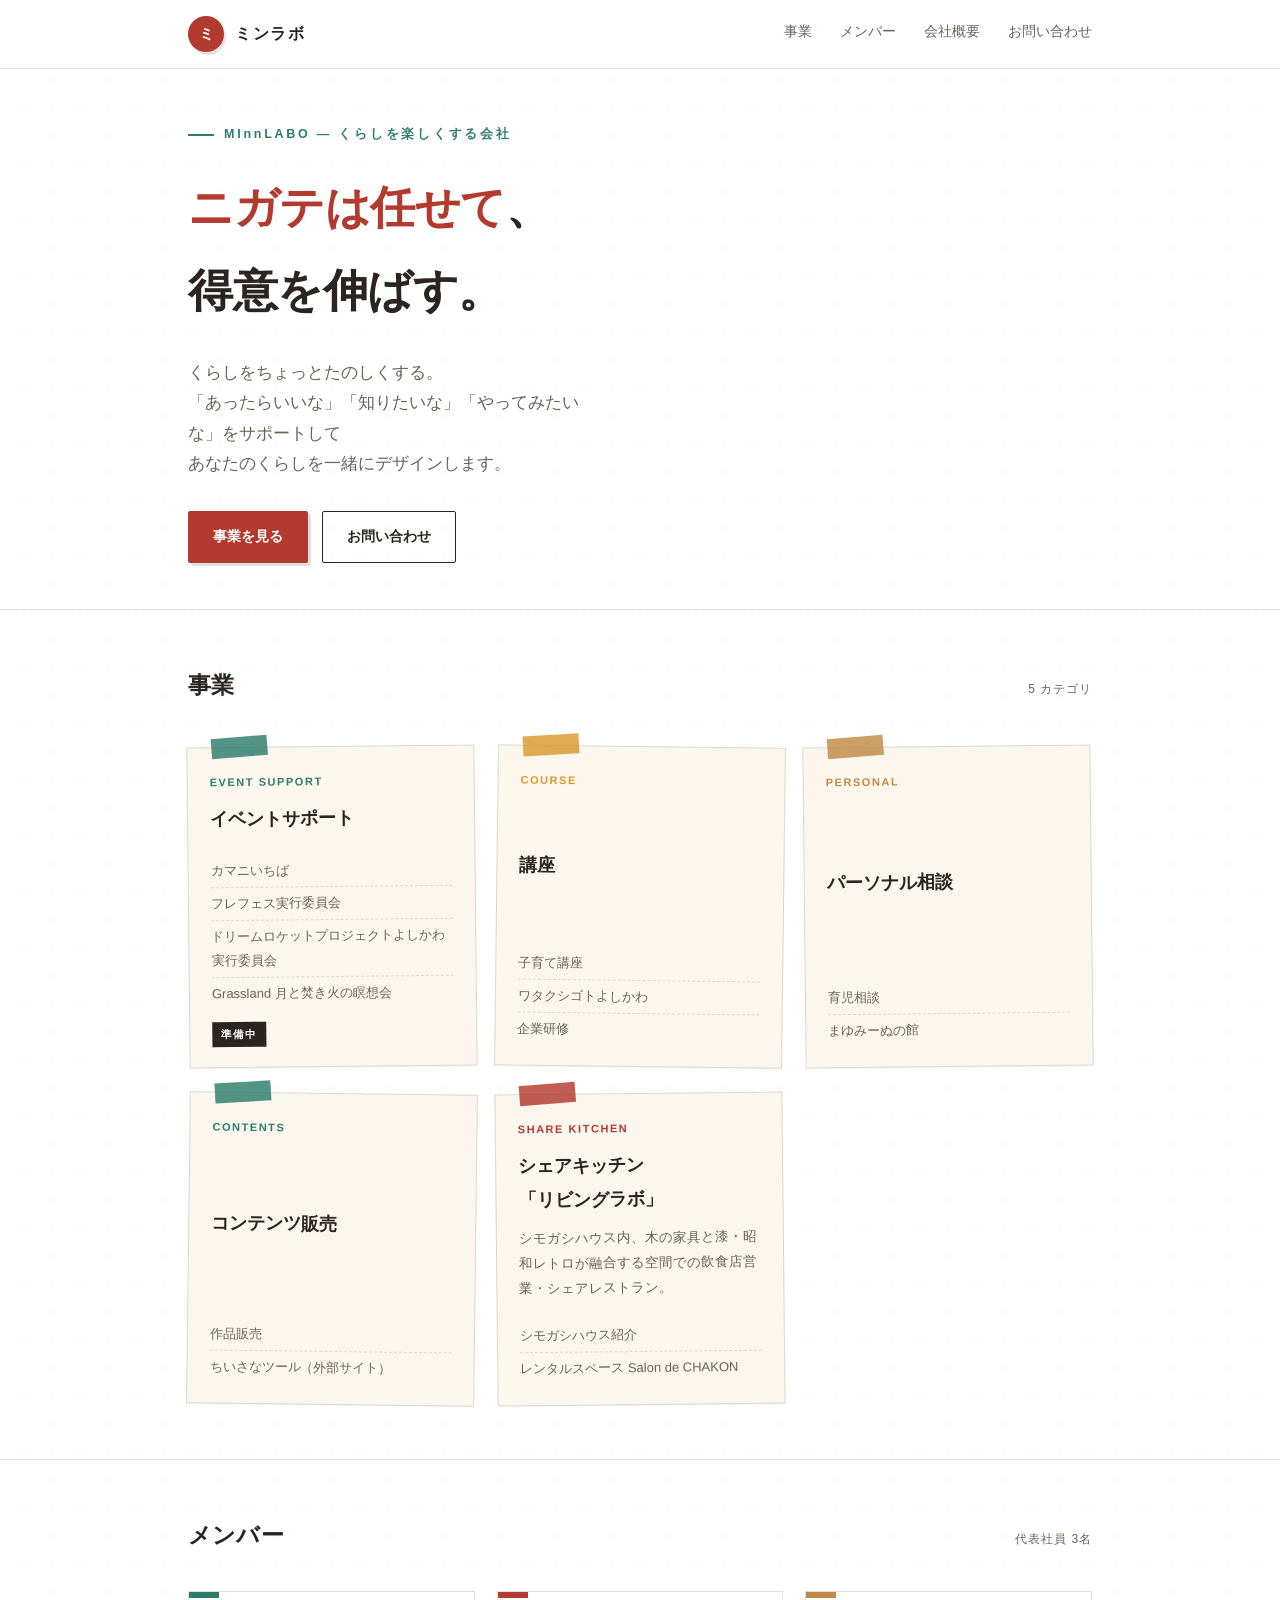
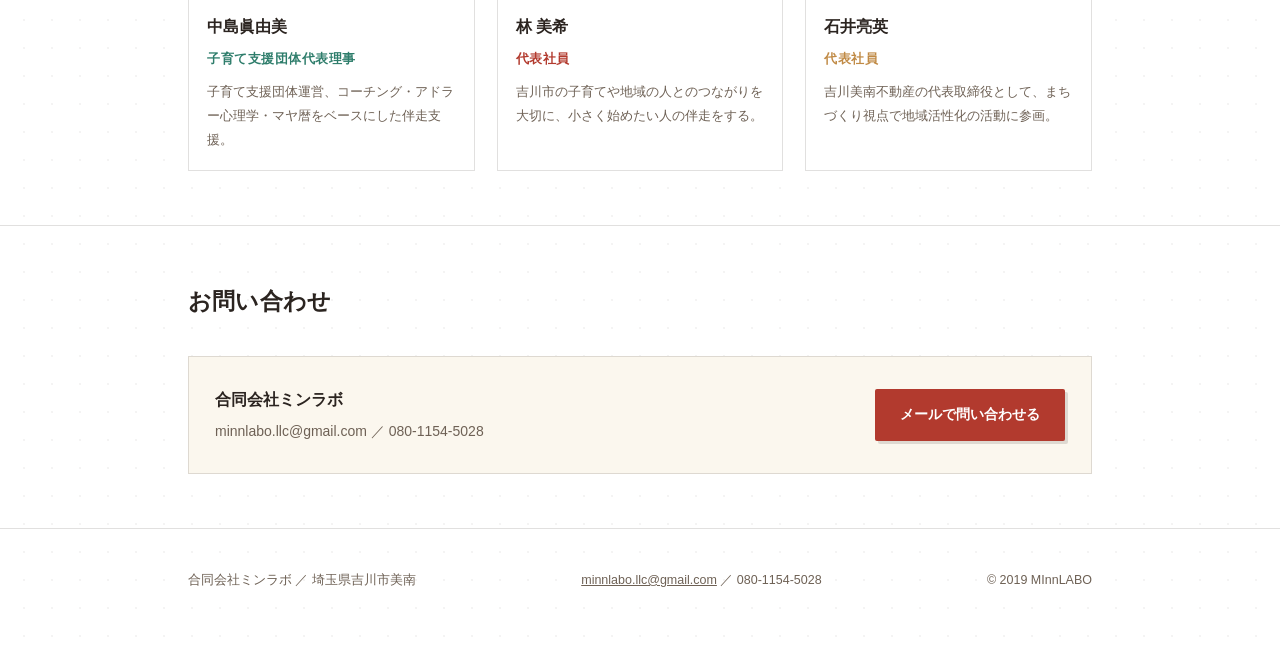
<file: index.html>
<!DOCTYPE html>
<html lang="ja">
<head>
<meta charset="UTF-8">
<meta name="viewport" content="width=device-width, initial-scale=1.0">
<title>ミンラボ | くらしをちょっとたのしくする会社</title>
<meta name="description" content="合同会社ミンラボは、埼玉県吉川市を拠点に講座・パーソナル相談・イベントサポート・シェアキッチンなどで、くらしをちょっとたのしくするお手伝いをしています。">
<link rel="stylesheet" href="css/style.css">
</head>
<body>

<div data-include="partials/header.html"></div>

<section class="hero">
  <div class="wrap">
    <span class="eyebrow">MInnLABO — くらしを楽しくする会社</span>
    <h1><em>ニガテは任せて</em>、<br>得意を伸ばす。</h1>
    <p class="lede">
      くらしをちょっとたのしくする。<br>
      「あったらいいな」「知りたいな」「やってみたいな」をサポートして<br>
      あなたのくらしを一緒にデザインします。
    </p>
    <div class="hero-actions">
      <a class="btn btn-primary" href="#business">事業を見る</a>
      <a class="btn btn-ghost" href="#contact">お問い合わせ</a>
    </div>
  </div>
</section>

<section class="section" id="business">
  <div class="wrap">
    <div class="section-head">
      <h2>事業</h2>
      <span class="num">5 カテゴリ</span>
    </div>
    <div class="board">
      <div class="tile" data-tape="teal">
        <div class="kicker">EVENT SUPPORT</div>
        <h3><a href="business-events.html">イベントサポート</a></h3>
        <ul>
          <li>カマニいちば</li>
          <li>フレフェス実行委員会</li>
          <li>ドリームロケットプロジェクトよしかわ実行委員会</li>
          <li>Grassland 月と焚き火の瞑想会</li>
        </ul>
        <span class="tag-soon">準備中</span>
      </div>

      <div class="tile" data-tape="mustard">
        <div class="kicker">COURSE</div>
        <h3><a href="business-course.html">講座</a></h3>
        <ul>
          <li>子育て講座</li>
          <li>ワタクシゴトよしかわ</li>
          <li>企業研修</li>
        </ul>
      </div>

      <div class="tile" data-tape="oak">
        <div class="kicker">PERSONAL</div>
        <h3><a href="business-personal.html">パーソナル相談</a></h3>
        <ul>
          <li>育児相談</li>
          <li>まゆみーぬの館</li>
        </ul>
      </div>

      <div class="tile" data-tape="teal">
        <div class="kicker">CONTENTS</div>
        <h3><a href="business-contents.html">コンテンツ販売</a></h3>
        <ul>
          <li>作品販売</li>
          <li>ちいさなツール（外部サイト）</li>
        </ul>
      </div>

      <div class="tile" data-tape="urushi">
        <div class="kicker">SHARE KITCHEN</div>
        <h3><a href="business-kitchen.html">シェアキッチン「リビングラボ」</a></h3>
        <p>シモガシハウス内、木の家具と漆・昭和レトロが融合する空間での飲食店営業・シェアレストラン。</p>
        <ul>
          <li>シモガシハウス紹介</li>
          <li>レンタルスペース Salon de CHAKON</li>
        </ul>
      </div>
    </div>
  </div>
</section>

<section class="section" id="members">
  <div class="wrap">
    <div class="section-head">
      <h2>メンバー</h2>
      <span class="num">代表社員 3名</span>
    </div>
    <div class="members">
      <div class="member" data-tag="teal">
        <div class="name">中島眞由美</div>
        <div class="role">子育て支援団体代表理事</div>
        <p>子育て支援団体運営、コーチング・アドラー心理学・マヤ暦をベースにした伴走支援。</p>
      </div>
      <div class="member" data-tag="urushi">
        <div class="name">林 美希</div>
        <div class="role">代表社員</div>
        <p>吉川市の子育てや地域の人とのつながりを大切に、小さく始めたい人の伴走をする。</p>
      </div>
      <div class="member" data-tag="oak">
        <div class="name">石井亮英</div>
        <div class="role">代表社員</div>
        <p>吉川美南不動産の代表取締役として、まちづくり視点で地域活性化の活動に参画。</p>
      </div>
    </div>
  </div>
</section>

<section class="section" id="contact">
  <div class="wrap">
    <div class="section-head">
      <h2>お問い合わせ</h2>
    </div>
    <div class="contact-box">
      <div class="detail">
        <strong>合同会社ミンラボ</strong>
        minnlabo.llc@gmail.com ／ 080-1154-5028
      </div>
      <a class="btn btn-primary" href="mailto:minnlabo.llc@gmail.com">メールで問い合わせる</a>
    </div>
  </div>
</section>

<div data-include="partials/footer.html"></div>

<script src="js/include.js"></script>
</body>
</html>
</file>
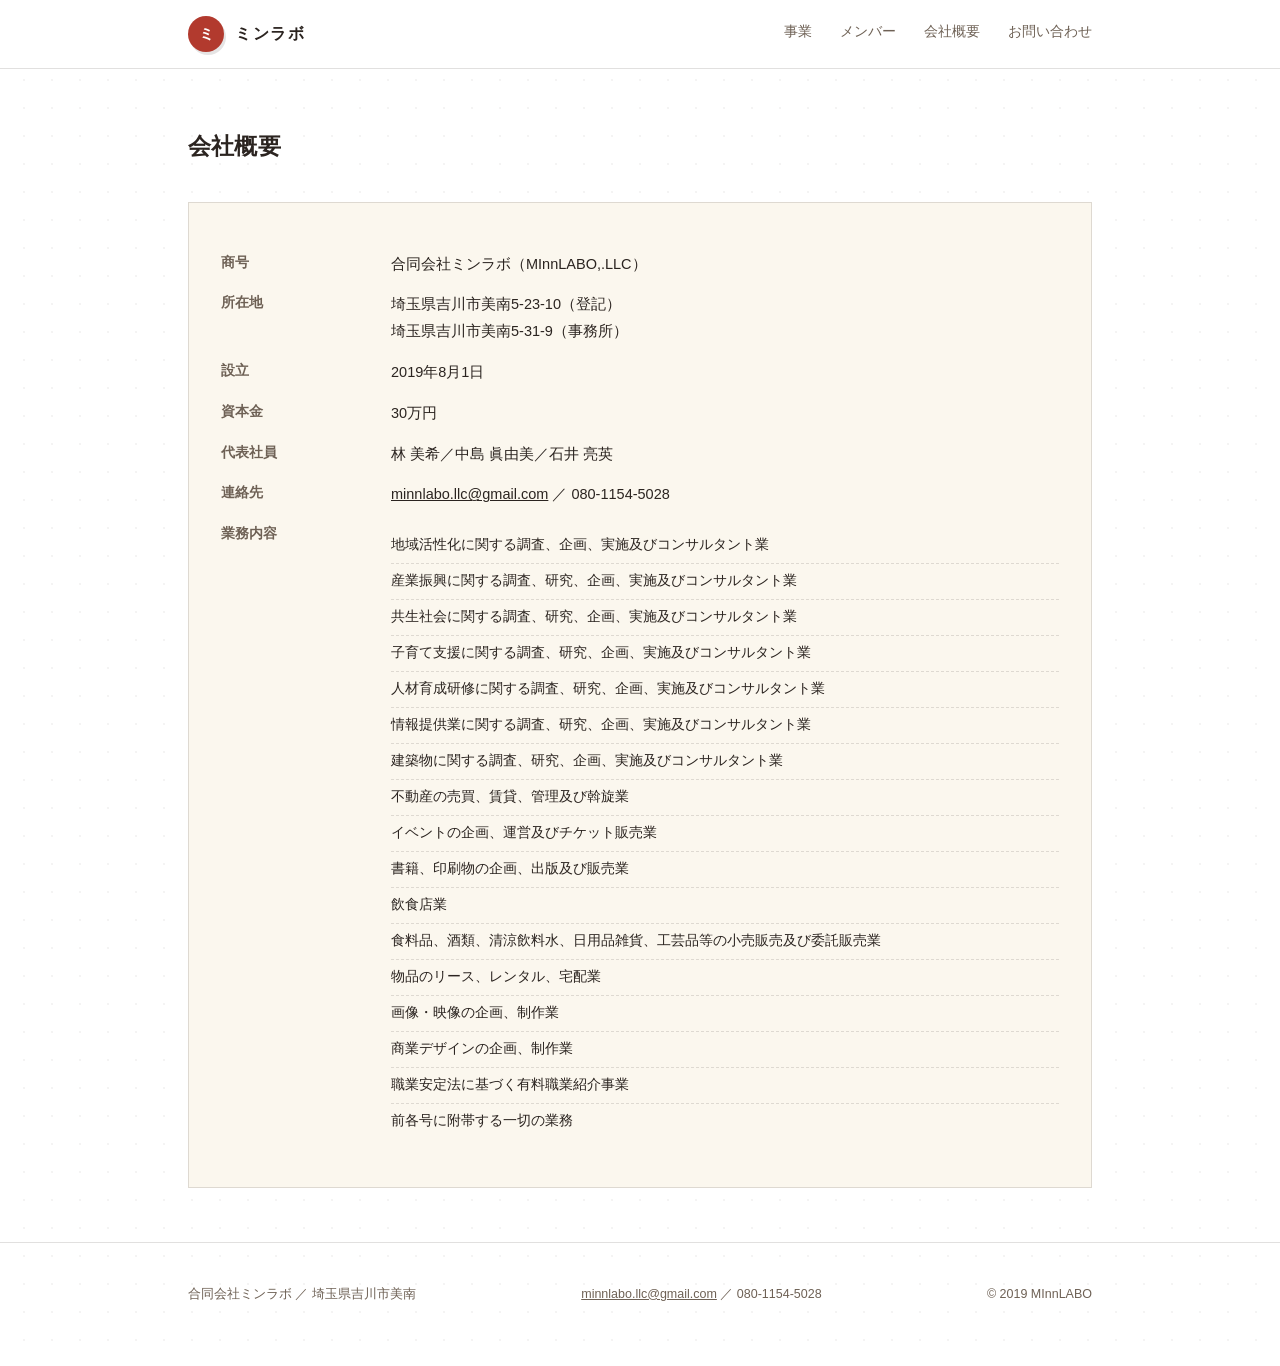
<file: about.html>
<!DOCTYPE html>
<html lang="ja">
<head>
<meta charset="UTF-8">
<meta name="viewport" content="width=device-width, initial-scale=1.0">
<title>会社概要 | ミンラボ</title>
<link rel="stylesheet" href="css/style.css">
</head>
<body>

<div data-include="partials/header.html"></div>

<section class="section" style="padding-top:56px;">
  <div class="wrap">
    <div class="section-head">
      <h2>会社概要</h2>
    </div>
    <div class="company-box">
      <dl>
        <dt>商号</dt>
        <dd>合同会社ミンラボ（MInnLABO,.LLC）</dd>
        <dt>所在地</dt>
        <dd>埼玉県吉川市美南5-23-10（登記）<br>埼玉県吉川市美南5-31-9（事務所）</dd>
        <dt>設立</dt>
        <dd>2019年8月1日</dd>
        <dt>資本金</dt>
        <dd>30万円</dd>
        <dt>代表社員</dt>
        <dd>林 美希／中島 眞由美／石井 亮英</dd>
        <dt>連絡先</dt>
        <dd><a href="mailto:minnlabo.llc@gmail.com">minnlabo.llc@gmail.com</a> ／ 080-1154-5028</dd>
        <dt>業務内容</dt>
        <dd>
          <ul class="objectives">
            <li>地域活性化に関する調査、企画、実施及びコンサルタント業</li>
            <li>産業振興に関する調査、研究、企画、実施及びコンサルタント業</li>
            <li>共生社会に関する調査、研究、企画、実施及びコンサルタント業</li>
            <li>子育て支援に関する調査、研究、企画、実施及びコンサルタント業</li>
            <li>人材育成研修に関する調査、研究、企画、実施及びコンサルタント業</li>
            <li>情報提供業に関する調査、研究、企画、実施及びコンサルタント業</li>
            <li>建築物に関する調査、研究、企画、実施及びコンサルタント業</li>
            <li>不動産の売買、賃貸、管理及び斡旋業</li>
            <li>イベントの企画、運営及びチケット販売業</li>
            <li>書籍、印刷物の企画、出版及び販売業</li>
            <li>飲食店業</li>
            <li>食料品、酒類、清涼飲料水、日用品雑貨、工芸品等の小売販売及び委託販売業</li>
            <li>物品のリース、レンタル、宅配業</li>
            <li>画像・映像の企画、制作業</li>
            <li>商業デザインの企画、制作業</li>
            <li>職業安定法に基づく有料職業紹介事業</li>
            <li>前各号に附帯する一切の業務</li>
          </ul>
        </dd>
      </dl>
    </div>
  </div>
</section>

<div data-include="partials/footer.html"></div>

<script src="js/include.js"></script>
</body>
</html>
</file>
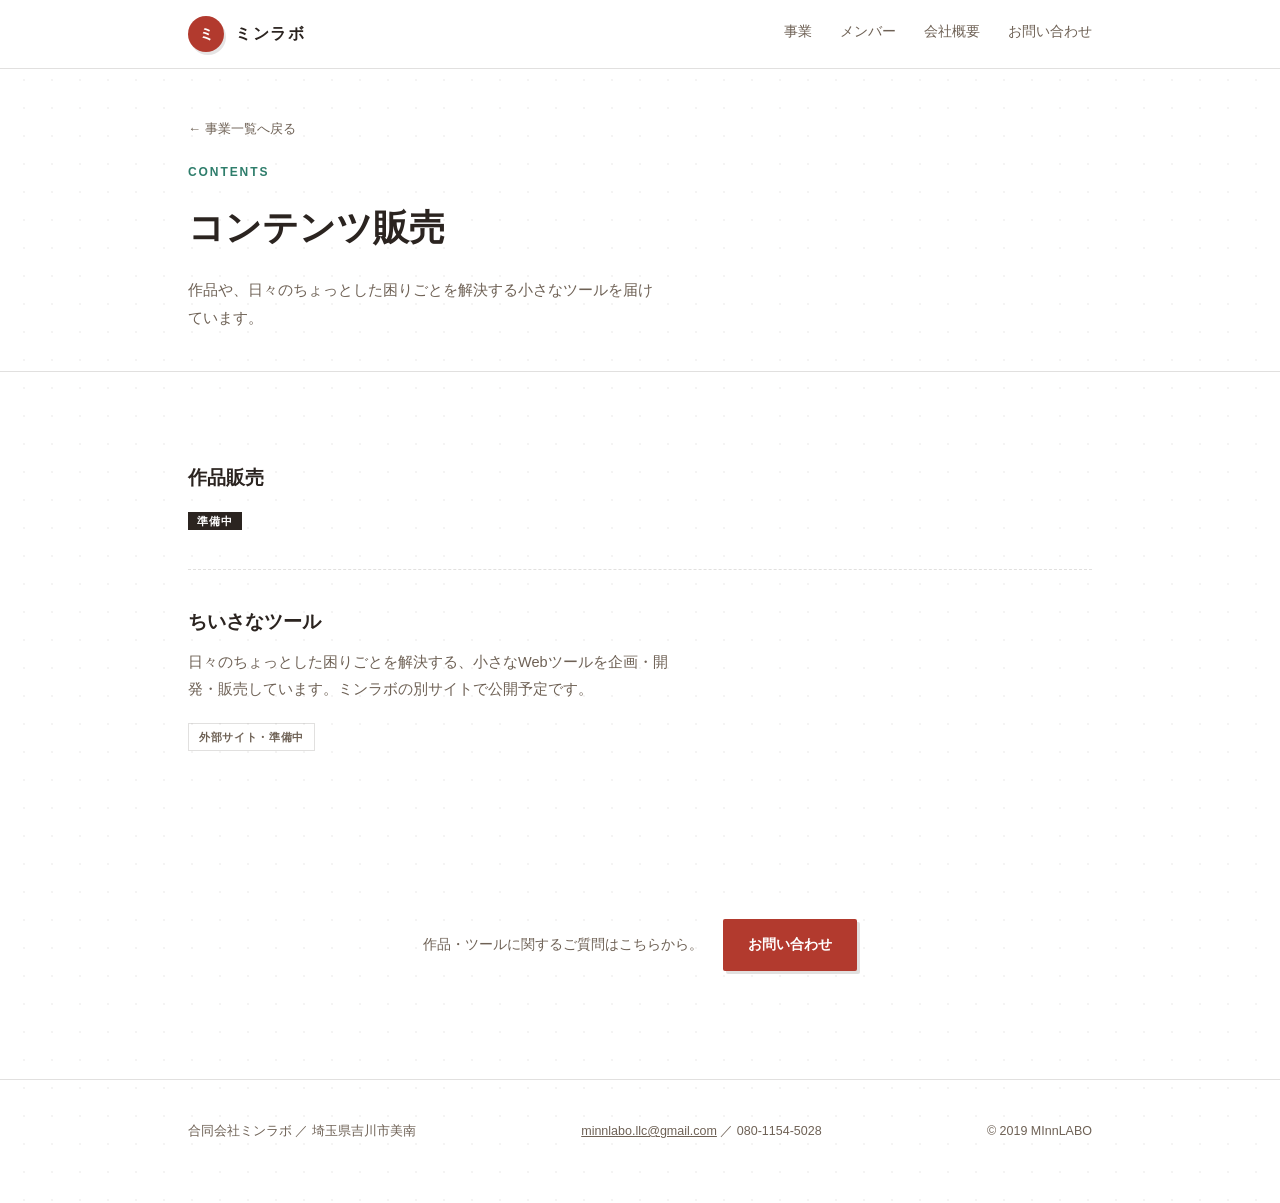
<file: business-contents.html>
<!DOCTYPE html>
<html lang="ja">
<head>
<meta charset="UTF-8">
<meta name="viewport" content="width=device-width, initial-scale=1.0">
<title>コンテンツ販売 | ミンラボ</title>
<meta name="description" content="作品販売と、くらしの困りごとを解決するちいさなツール。">
<link rel="stylesheet" href="css/style.css">
</head>
<body>

<div data-include="partials/header.html"></div>

<section class="detail-hero" data-tape="teal">
  <div class="wrap">
    <a class="back-link" href="index.html#business">← 事業一覧へ戻る</a>
    <div class="kicker">CONTENTS</div>
    <h1>コンテンツ販売</h1>
    <p>作品や、日々のちょっとした困りごとを解決する小さなツールを届けています。</p>
  </div>
</section>

<section class="section">
  <div class="wrap">

    <div class="entry">
      <h2>作品販売</h2>
      <span class="tag-soon">準備中</span>
    </div>

    <div class="entry">
      <h2>ちいさなツール</h2>
      <p class="entry-lede">
        日々のちょっとした困りごとを解決する、小さなWebツールを企画・開発・販売しています。ミンラボの別サイトで公開予定です。
      </p>
      <span class="entry-note">外部サイト・準備中</span>
    </div>

  </div>
</section>

<section class="detail-cta">
  <div class="wrap detail-cta">
    <p>作品・ツールに関するご質問はこちらから。</p>
    <a class="btn btn-primary" href="index.html#contact">お問い合わせ</a>
  </div>
</section>

<div data-include="partials/footer.html"></div>

<script src="js/include.js"></script>
</body>
</html>
</file>
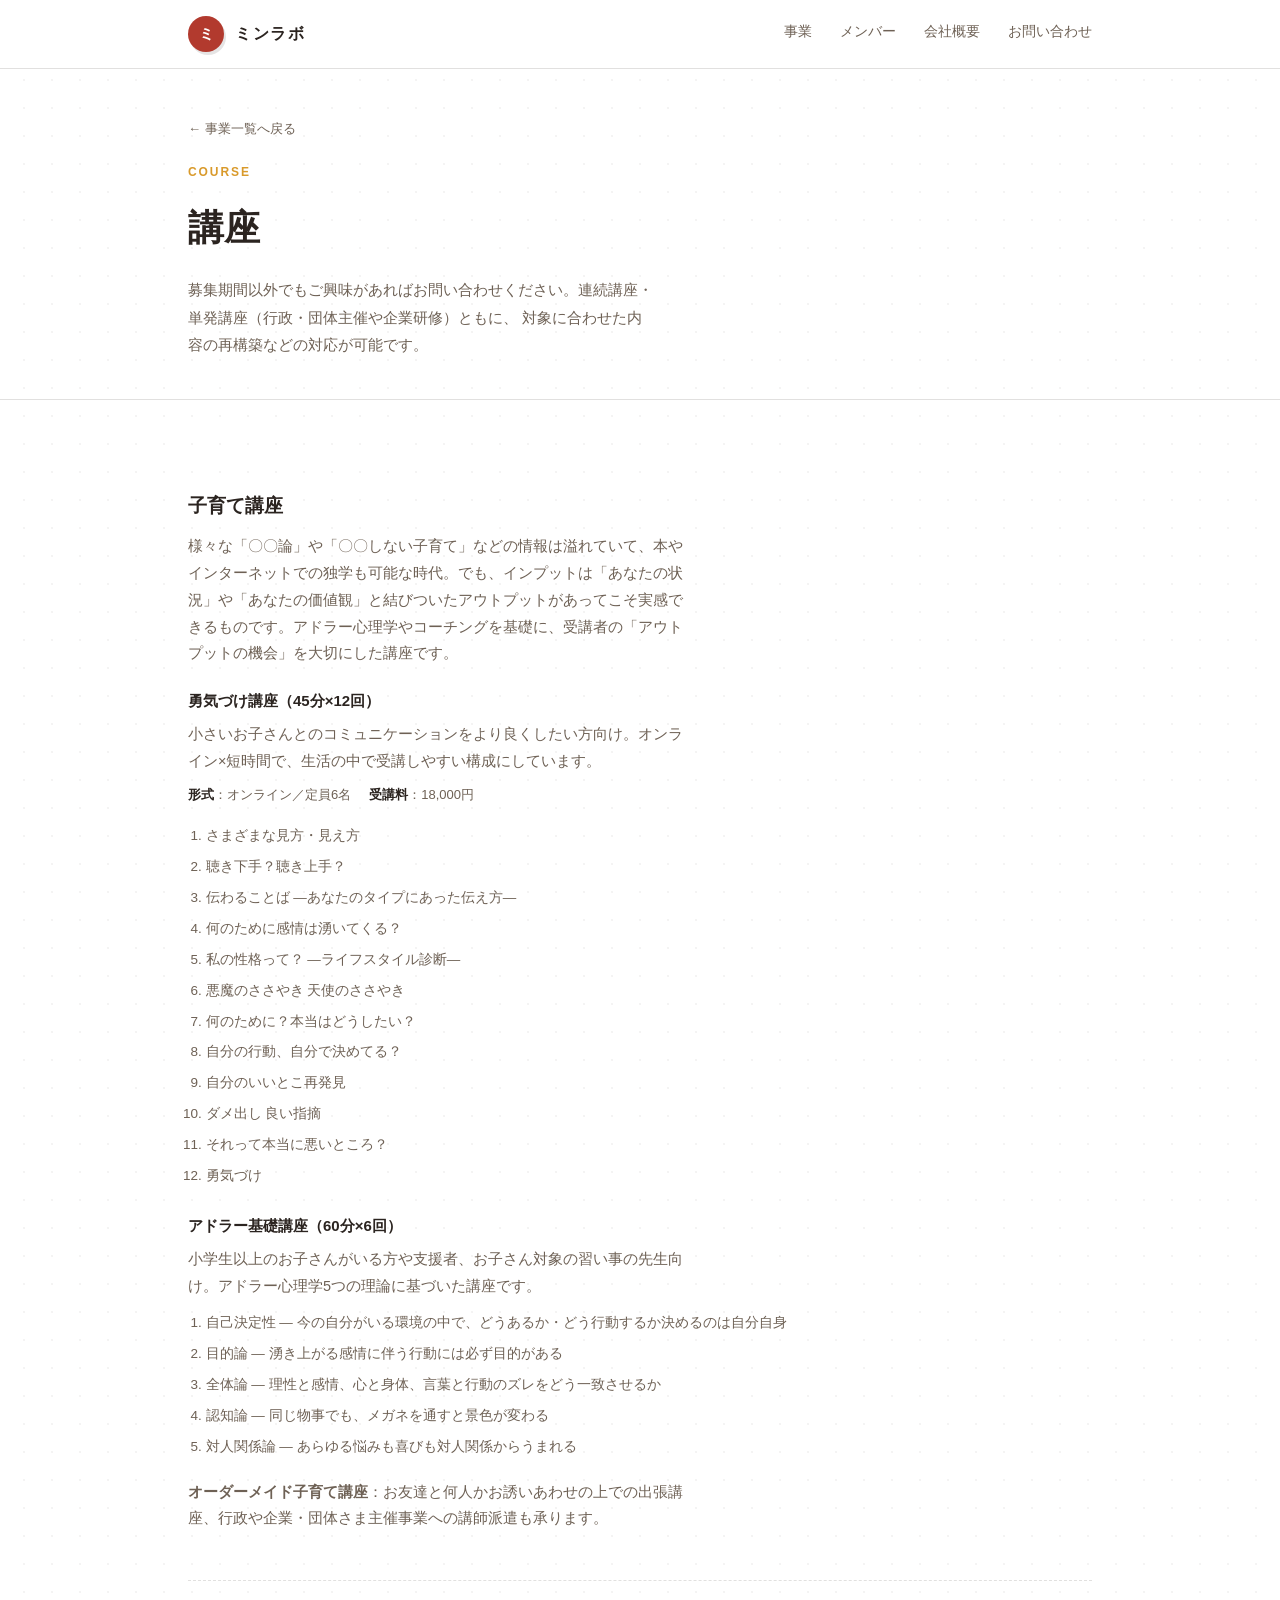
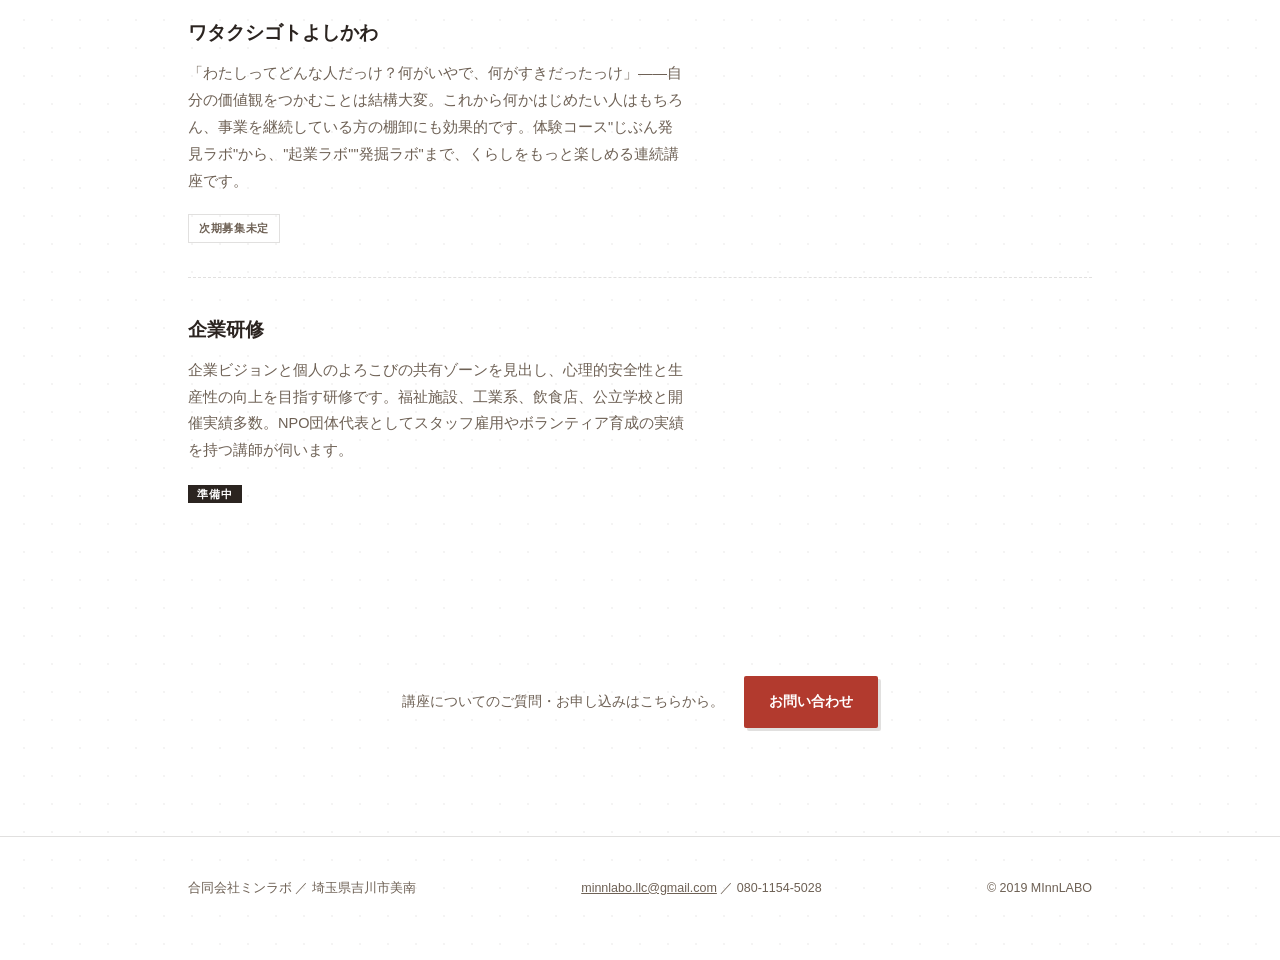
<file: business-course.html>
<!DOCTYPE html>
<html lang="ja">
<head>
<meta charset="UTF-8">
<meta name="viewport" content="width=device-width, initial-scale=1.0">
<title>講座 | ミンラボ</title>
<meta name="description" content="子育て講座、ワタクシゴトよしかわ、企業研修。アドラー心理学とコーチングを基礎に、受講者自身のアウトプットを大切にした講座を提供しています。">
<link rel="stylesheet" href="css/style.css">
</head>
<body>

<div data-include="partials/header.html"></div>

<section class="detail-hero" data-tape="mustard">
  <div class="wrap">
    <a class="back-link" href="index.html#business">← 事業一覧へ戻る</a>
    <div class="kicker">COURSE</div>
    <h1>講座</h1>
    <p>
      募集期間以外でもご興味があればお問い合わせください。連続講座・単発講座（行政・団体主催や企業研修）ともに、
      対象に合わせた内容の再構築などの対応が可能です。
    </p>
  </div>
</section>

<section class="section">
  <div class="wrap">

    <div class="entry">
      <h2>子育て講座</h2>
      <p class="entry-lede">
        様々な「〇〇論」や「〇〇しない子育て」などの情報は溢れていて、本やインターネットでの独学も可能な時代。でも、インプットは「あなたの状況」や「あなたの価値観」と結びついたアウトプットがあってこそ実感できるものです。アドラー心理学やコーチングを基礎に、受講者の「アウトプットの機会」を大切にした講座です。
      </p>

      <h3 style="font-size:15px;font-weight:700;margin:20px 0 6px;">勇気づけ講座（45分×12回）</h3>
      <p class="entry-lede" style="margin-bottom:8px;">小さいお子さんとのコミュニケーションをより良くしたい方向け。オンライン×短時間で、生活の中で受講しやすい構成にしています。</p>
      <div class="entry-meta"><span><strong>形式</strong>：オンライン／定員6名</span><span><strong>受講料</strong>：18,000円</span></div>
      <ol>
        <li>さまざまな見方・見え方</li>
        <li>聴き下手？聴き上手？</li>
        <li>伝わることば ―あなたのタイプにあった伝え方―</li>
        <li>何のために感情は湧いてくる？</li>
        <li>私の性格って？ ―ライフスタイル診断―</li>
        <li>悪魔のささやき 天使のささやき</li>
        <li>何のために？本当はどうしたい？</li>
        <li>自分の行動、自分で決めてる？</li>
        <li>自分のいいとこ再発見</li>
        <li>ダメ出し 良い指摘</li>
        <li>それって本当に悪いところ？</li>
        <li>勇気づけ</li>
      </ol>

      <h3 style="font-size:15px;font-weight:700;margin:20px 0 6px;">アドラー基礎講座（60分×6回）</h3>
      <p class="entry-lede" style="margin-bottom:8px;">小学生以上のお子さんがいる方や支援者、お子さん対象の習い事の先生向け。アドラー心理学5つの理論に基づいた講座です。</p>
      <ol>
        <li>自己決定性 — 今の自分がいる環境の中で、どうあるか・どう行動するか決めるのは自分自身</li>
        <li>目的論 — 湧き上がる感情に伴う行動には必ず目的がある</li>
        <li>全体論 — 理性と感情、心と身体、言葉と行動のズレをどう一致させるか</li>
        <li>認知論 — 同じ物事でも、メガネを通すと景色が変わる</li>
        <li>対人関係論 — あらゆる悩みも喜びも対人関係からうまれる</li>
      </ol>

      <p class="entry-lede" style="margin-top:16px;">
        <strong>オーダーメイド子育て講座</strong>：お友達と何人かお誘いあわせの上での出張講座、行政や企業・団体さま主催事業への講師派遣も承ります。
      </p>
    </div>

    <div class="entry">
      <h2>ワタクシゴトよしかわ</h2>
      <p class="entry-lede">
        「わたしってどんな人だっけ？何がいやで、何がすきだったっけ」——自分の価値観をつかむことは結構大変。これから何かはじめたい人はもちろん、事業を継続している方の棚卸にも効果的です。体験コース"じぶん発見ラボ"から、"起業ラボ""発掘ラボ"まで、くらしをもっと楽しめる連続講座です。
      </p>
      <span class="entry-note">次期募集未定</span>
    </div>

    <div class="entry">
      <h2>企業研修</h2>
      <p class="entry-lede">
        企業ビジョンと個人のよろこびの共有ゾーンを見出し、心理的安全性と生産性の向上を目指す研修です。福祉施設、工業系、飲食店、公立学校と開催実績多数。NPO団体代表としてスタッフ雇用やボランティア育成の実績を持つ講師が伺います。
      </p>
      <span class="tag-soon">準備中</span>
    </div>

  </div>
</section>

<section class="detail-cta">
  <div class="wrap detail-cta">
    <p>講座についてのご質問・お申し込みはこちらから。</p>
    <a class="btn btn-primary" href="index.html#contact">お問い合わせ</a>
  </div>
</section>

<div data-include="partials/footer.html"></div>

<script src="js/include.js"></script>
</body>
</html>
</file>
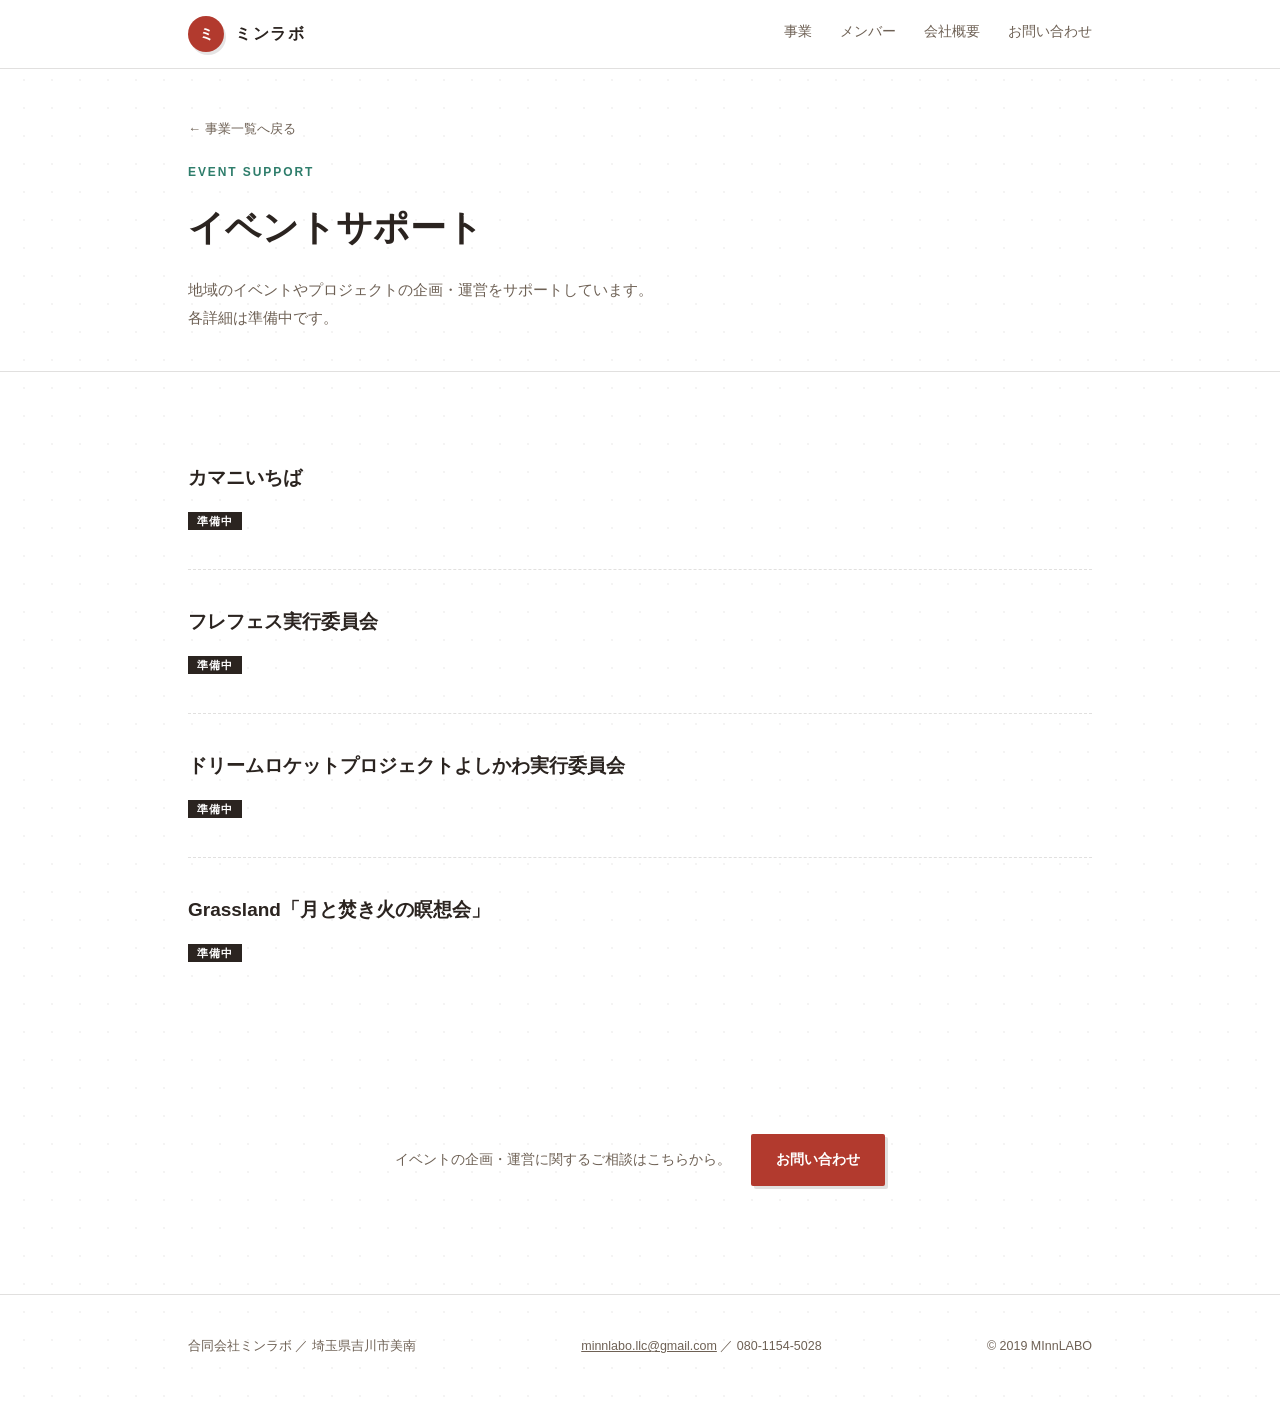
<file: business-events.html>
<!DOCTYPE html>
<html lang="ja">
<head>
<meta charset="UTF-8">
<meta name="viewport" content="width=device-width, initial-scale=1.0">
<title>イベントサポート | ミンラボ</title>
<meta name="description" content="カマニいちば、フレフェス実行委員会、ドリームロケットプロジェクトよしかわ実行委員会、Grassland「月と焚き火の瞑想会」など、地域のイベントをサポートしています。">
<link rel="stylesheet" href="css/style.css">
</head>
<body>

<div data-include="partials/header.html"></div>

<section class="detail-hero" data-tape="teal">
  <div class="wrap">
    <a class="back-link" href="index.html#business">← 事業一覧へ戻る</a>
    <div class="kicker">EVENT SUPPORT</div>
    <h1>イベントサポート</h1>
    <p>地域のイベントやプロジェクトの企画・運営をサポートしています。各詳細は準備中です。</p>
  </div>
</section>

<section class="section">
  <div class="wrap">

    <div class="entry">
      <h2>カマニいちば</h2>
      <span class="tag-soon">準備中</span>
    </div>

    <div class="entry">
      <h2>フレフェス実行委員会</h2>
      <span class="tag-soon">準備中</span>
    </div>

    <div class="entry">
      <h2>ドリームロケットプロジェクトよしかわ実行委員会</h2>
      <span class="tag-soon">準備中</span>
    </div>

    <div class="entry">
      <h2>Grassland「月と焚き火の瞑想会」</h2>
      <span class="tag-soon">準備中</span>
    </div>

  </div>
</section>

<section class="detail-cta">
  <div class="wrap detail-cta">
    <p>イベントの企画・運営に関するご相談はこちらから。</p>
    <a class="btn btn-primary" href="index.html#contact">お問い合わせ</a>
  </div>
</section>

<div data-include="partials/footer.html"></div>

<script src="js/include.js"></script>
</body>
</html>
</file>
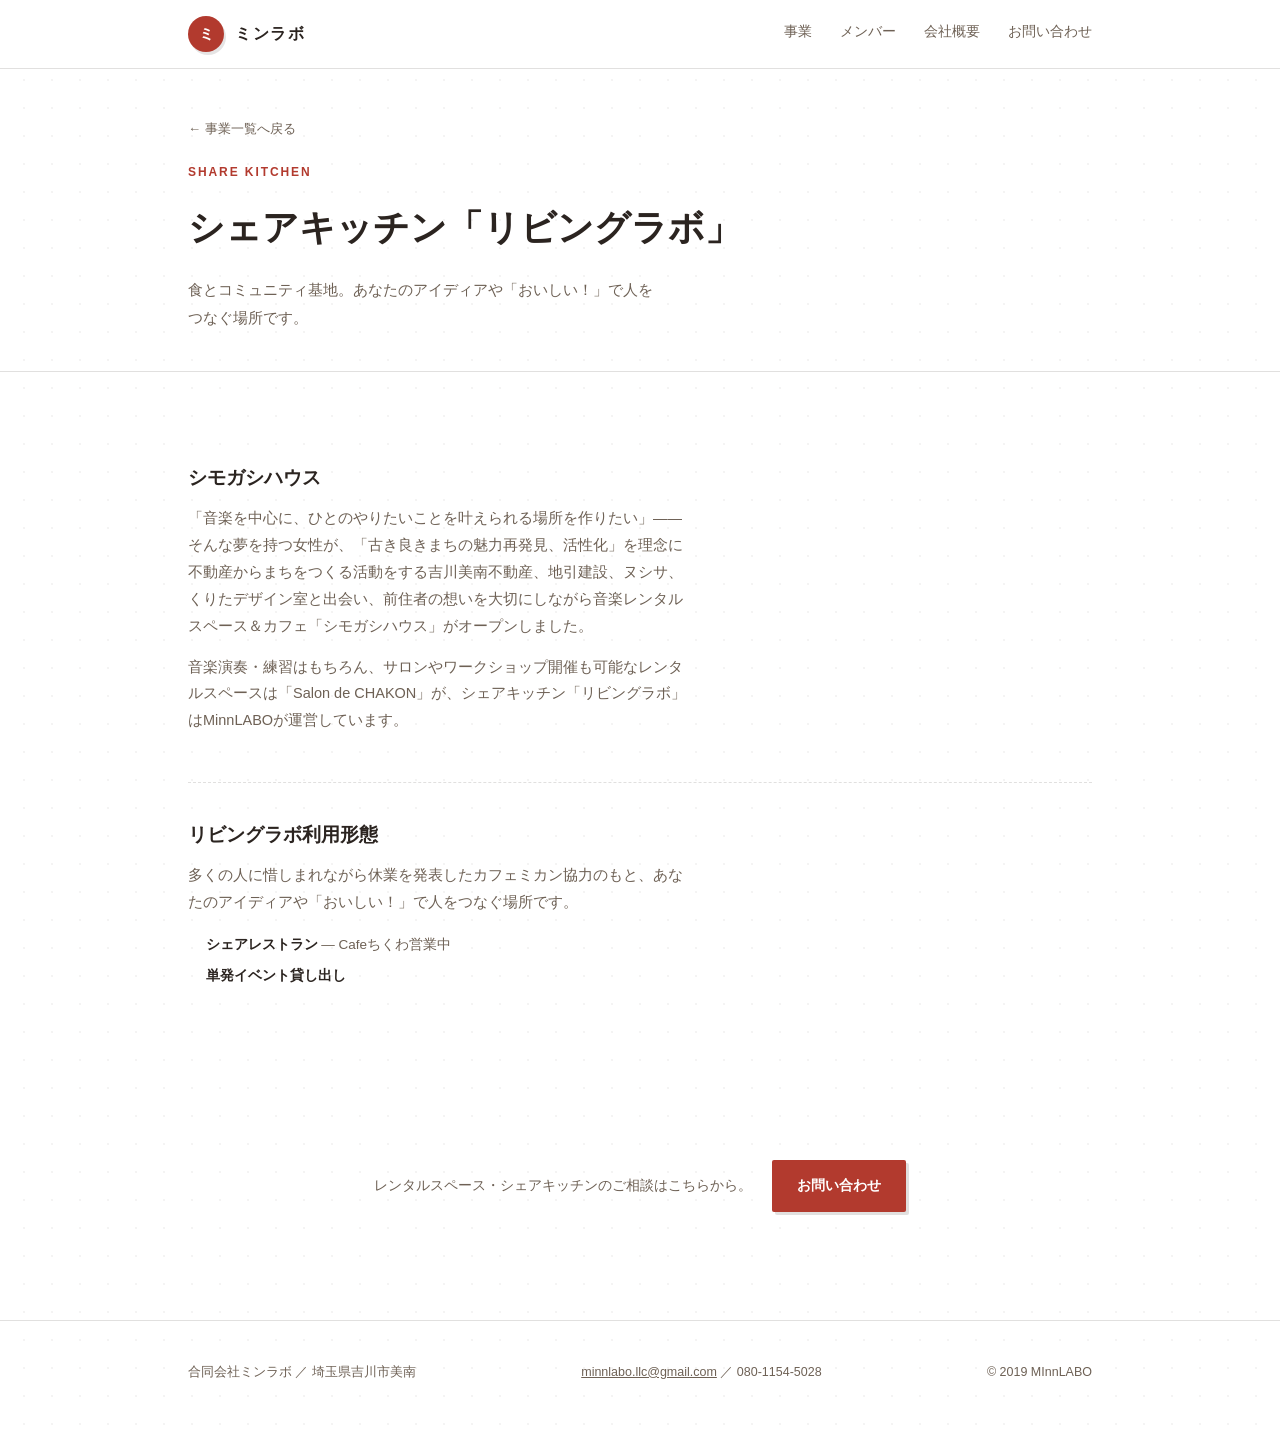
<file: business-kitchen.html>
<!DOCTYPE html>
<html lang="ja">
<head>
<meta charset="UTF-8">
<meta name="viewport" content="width=device-width, initial-scale=1.0">
<title>シェアキッチン「リビングラボ」 | ミンラボ</title>
<meta name="description" content="シモガシハウス内、木の家具と漆・昭和レトロが融合する空間で営むシェアキッチン「リビングラボ」の紹介。">
<link rel="stylesheet" href="css/style.css">
</head>
<body>

<div data-include="partials/header.html"></div>

<section class="detail-hero" data-tape="urushi">
  <div class="wrap">
    <a class="back-link" href="index.html#business">← 事業一覧へ戻る</a>
    <div class="kicker">SHARE KITCHEN</div>
    <h1>シェアキッチン「リビングラボ」</h1>
    <p>食とコミュニティ基地。あなたのアイディアや「おいしい！」で人をつなぐ場所です。</p>
  </div>
</section>

<section class="section">
  <div class="wrap">

    <div class="entry">
      <h2>シモガシハウス</h2>
      <p class="entry-lede">
        「音楽を中心に、ひとのやりたいことを叶えられる場所を作りたい」——そんな夢を持つ女性が、「古き良きまちの魅力再発見、活性化」を理念に不動産からまちをつくる活動をする吉川美南不動産、地引建設、ヌシサ、くりたデザイン室と出会い、前住者の想いを大切にしながら音楽レンタルスペース＆カフェ「シモガシハウス」がオープンしました。
      </p>
      <p class="entry-lede">
        音楽演奏・練習はもちろん、サロンやワークショップ開催も可能なレンタルスペースは「Salon de CHAKON」が、シェアキッチン「リビングラボ」はMinnLABOが運営しています。
      </p>
    </div>

    <div class="entry">
      <h2>リビングラボ利用形態</h2>
      <p class="entry-lede">多くの人に惜しまれながら休業を発表したカフェミカン協力のもと、あなたのアイディアや「おいしい！」で人をつなぐ場所です。</p>
      <ul class="plain">
        <li><strong style="color:var(--ink);">シェアレストラン</strong> — Cafeちくわ営業中</li>
        <li><strong style="color:var(--ink);">単発イベント貸し出し</strong></li>
      </ul>
    </div>

  </div>
</section>

<section class="detail-cta">
  <div class="wrap detail-cta">
    <p>レンタルスペース・シェアキッチンのご相談はこちらから。</p>
    <a class="btn btn-primary" href="index.html#contact">お問い合わせ</a>
  </div>
</section>

<div data-include="partials/footer.html"></div>

<script src="js/include.js"></script>
</body>
</html>
</file>
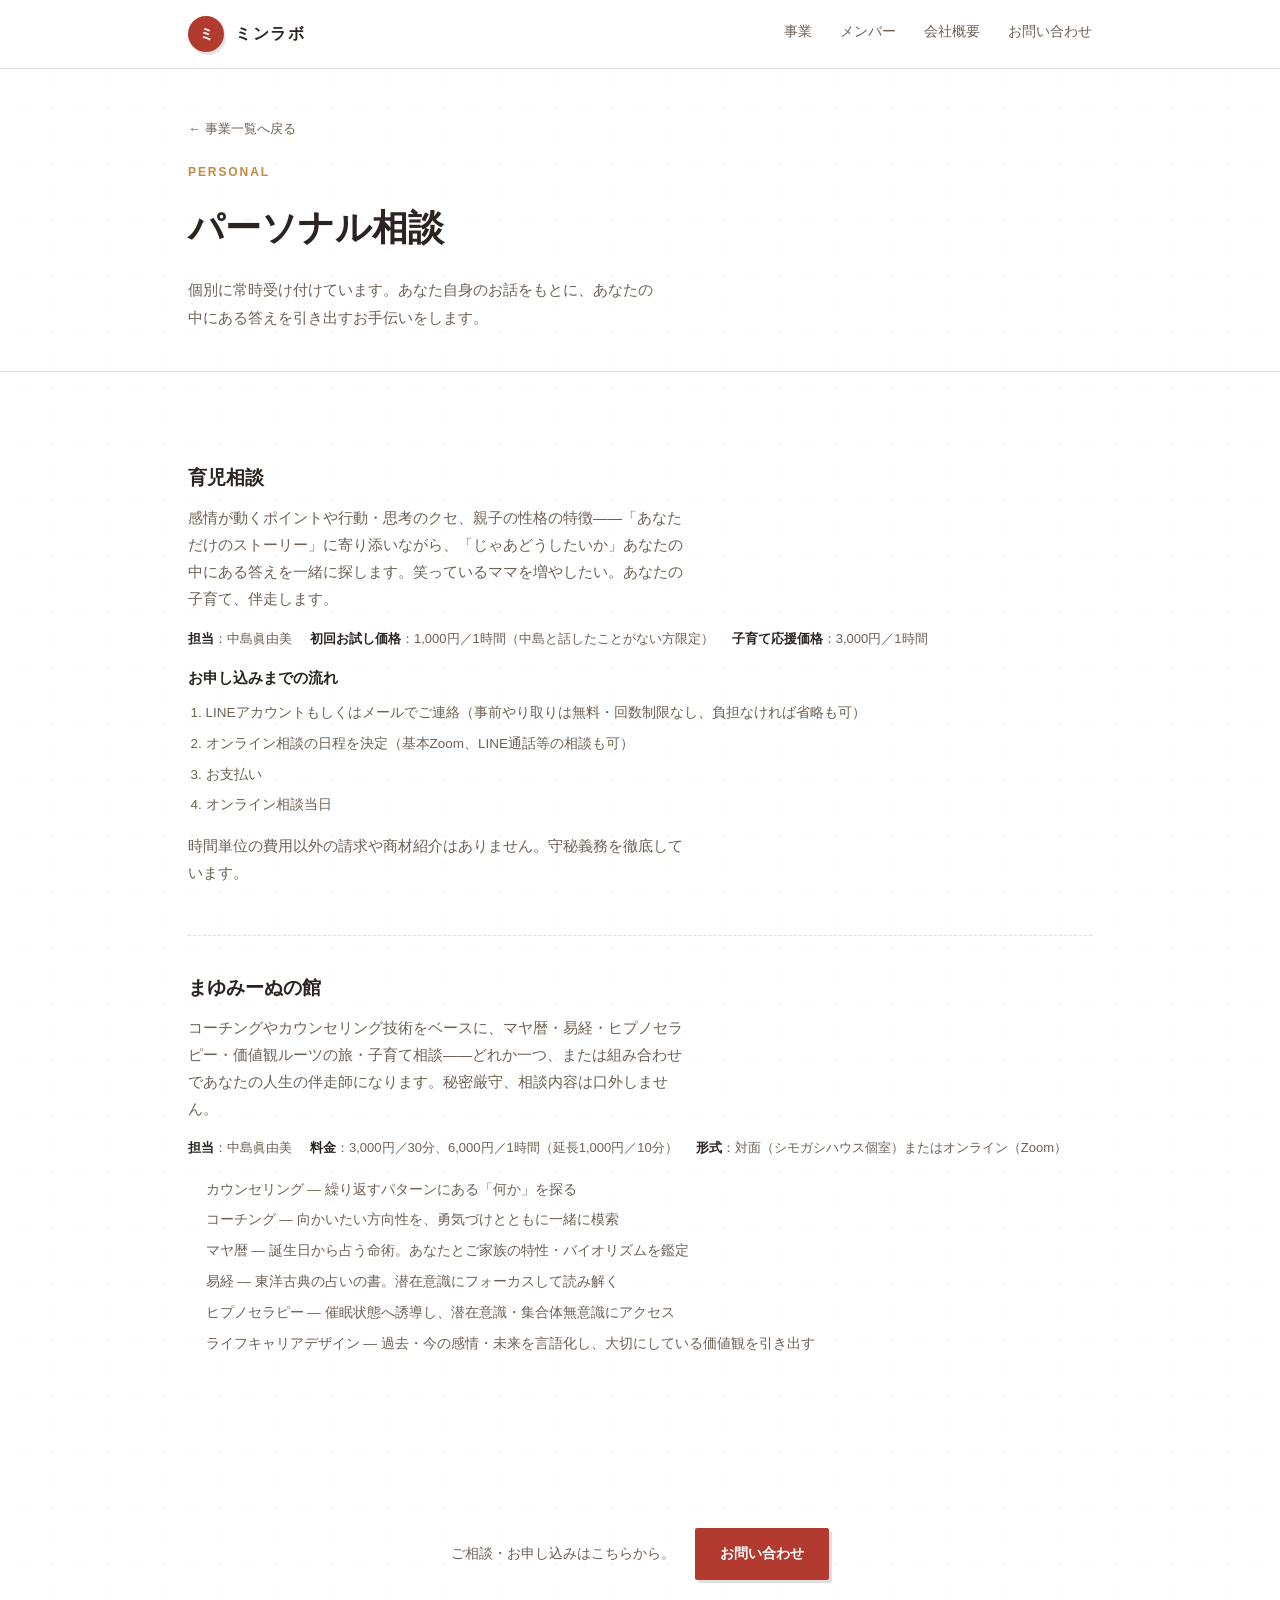
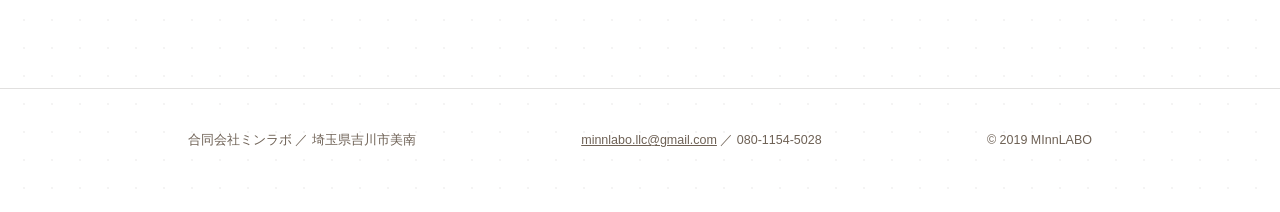
<file: business-personal.html>
<!DOCTYPE html>
<html lang="ja">
<head>
<meta charset="UTF-8">
<meta name="viewport" content="width=device-width, initial-scale=1.0">
<title>パーソナル相談 | ミンラボ</title>
<meta name="description" content="育児相談、まゆみーぬの館。あなた自身のお話をもとに、あなたの中にある答えを引き出すお手伝いをします。">
<link rel="stylesheet" href="css/style.css">
</head>
<body>

<div data-include="partials/header.html"></div>

<section class="detail-hero" data-tape="oak">
  <div class="wrap">
    <a class="back-link" href="index.html#business">← 事業一覧へ戻る</a>
    <div class="kicker">PERSONAL</div>
    <h1>パーソナル相談</h1>
    <p>個別に常時受け付けています。あなた自身のお話をもとに、あなたの中にある答えを引き出すお手伝いをします。</p>
  </div>
</section>

<section class="section">
  <div class="wrap">

    <div class="entry">
      <h2>育児相談</h2>
      <p class="entry-lede">
        感情が動くポイントや行動・思考のクセ、親子の性格の特徴――「あなただけのストーリー」に寄り添いながら、「じゃあどうしたいか」あなたの中にある答えを一緒に探します。笑っているママを増やしたい。あなたの子育て、伴走します。
      </p>
      <div class="entry-meta">
        <span><strong>担当</strong>：中島眞由美</span>
        <span><strong>初回お試し価格</strong>：1,000円／1時間（中島と話したことがない方限定）</span>
        <span><strong>子育て応援価格</strong>：3,000円／1時間</span>
      </div>
      <p class="entry-lede" style="margin-bottom:6px;"><strong style="color:var(--ink);">お申し込みまでの流れ</strong></p>
      <ol>
        <li>LINEアカウントもしくはメールでご連絡（事前やり取りは無料・回数制限なし、負担なければ省略も可）</li>
        <li>オンライン相談の日程を決定（基本Zoom、LINE通話等の相談も可）</li>
        <li>お支払い</li>
        <li>オンライン相談当日</li>
      </ol>
      <p class="entry-lede" style="margin-top:12px;">
        時間単位の費用以外の請求や商材紹介はありません。守秘義務を徹底しています。
      </p>
    </div>

    <div class="entry">
      <h2>まゆみーぬの館</h2>
      <p class="entry-lede">
        コーチングやカウンセリング技術をベースに、マヤ暦・易経・ヒプノセラピー・価値観ルーツの旅・子育て相談――どれか一つ、または組み合わせであなたの人生の伴走師になります。秘密厳守、相談内容は口外しません。
      </p>
      <div class="entry-meta">
        <span><strong>担当</strong>：中島眞由美</span>
        <span><strong>料金</strong>：3,000円／30分、6,000円／1時間（延長1,000円／10分）</span>
        <span><strong>形式</strong>：対面（シモガシハウス個室）またはオンライン（Zoom）</span>
      </div>
      <ul class="plain">
        <li>カウンセリング — 繰り返すパターンにある「何か」を探る</li>
        <li>コーチング — 向かいたい方向性を、勇気づけとともに一緒に模索</li>
        <li>マヤ暦 — 誕生日から占う命術。あなたとご家族の特性・バイオリズムを鑑定</li>
        <li>易経 — 東洋古典の占いの書。潜在意識にフォーカスして読み解く</li>
        <li>ヒプノセラピー — 催眠状態へ誘導し、潜在意識・集合体無意識にアクセス</li>
        <li>ライフキャリアデザイン — 過去・今の感情・未来を言語化し、大切にしている価値観を引き出す</li>
      </ul>
    </div>

  </div>
</section>

<section class="detail-cta">
  <div class="wrap detail-cta">
    <p>ご相談・お申し込みはこちらから。</p>
    <a class="btn btn-primary" href="index.html#contact">お問い合わせ</a>
  </div>
</section>

<div data-include="partials/footer.html"></div>

<script src="js/include.js"></script>
</body>
</html>
</file>
<file: css/style.css>
/*
  signature: 事業カテゴリを「シモガシハウスの掲示板に貼られたお知らせ」として見せる。
  washi-tape色は urushi(漆) / oak(木) / teal・mustard(昭和レトロ) の実素材から。
  常に明るい単一配色（ダークモード非対応、ブランド色として固定）。
*/
:root{
  --paper: #FFFFFF;
  --paper-warm: #FBF7EE;
  --ink: #2B2420;
  --ink-soft: #6E6155;
  --urushi: #B23A2E;
  --oak: #C08A45;
  --teal: #2E7D6B;
  --mustard: #D99A2B;
  --line: rgba(43,36,32,0.14);
  color-scheme: light;
}

*{ box-sizing:border-box; }
html{ scroll-behavior:smooth; }
body{
  margin:0;
  background:
    radial-gradient(1px 1px at 24px 24px, rgba(43,36,32,0.05) 1px, transparent 0),
    var(--paper);
  background-size: 28px 28px, auto;
  color:var(--ink);
  font-family: "游ゴシック体","Yu Gothic","YuGothic","Hiragino Kaku Gothic ProN","Noto Sans JP",sans-serif;
  line-height:1.85;
  -webkit-font-smoothing:antialiased;
}
img,svg{ display:block; max-width:100%; }
a{ color:inherit; }
:focus-visible{ outline:2px solid var(--urushi); outline-offset:3px; }
h1,h2,h3{ margin:0; text-wrap:balance; }
p{ margin:0; }
ul{ margin:0; padding:0; list-style:none; }
.wrap{ max-width:960px; margin:0 auto; padding-inline:28px; }
@media (max-width:640px){ .wrap{ padding-inline:20px; } }

/* ---------- Header ---------- */
header{
  position:sticky; top:0; z-index:50;
  background:rgba(255,255,255,0.92);
  backdrop-filter:blur(8px);
  border-bottom:1px solid var(--line);
}
.nav{ display:flex; align-items:center; justify-content:space-between; gap:16px; flex-wrap:wrap; padding-block:16px; }
.brand{ display:inline-flex; align-items:center; gap:11px; text-decoration:none; }
.brand-mark{
  width:36px; height:36px; border-radius:50%;
  background:var(--urushi);
  display:flex; align-items:center; justify-content:center;
  font-weight:700; font-size:15px; color:#fff; flex:none;
  box-shadow: 2px 3px 0 rgba(43,36,32,0.12);
}
.brand-word{ font-size:16px; font-weight:700; letter-spacing:.1em; color:var(--ink); }
.nav-links{ display:flex; gap:28px; font-size:14px; color:var(--ink-soft); flex-wrap:wrap; }
.nav-links a{ text-decoration:none; color:inherit; border-bottom:1px solid transparent; padding-bottom:3px; transition:border-color .15s ease,color .15s ease; }
.nav-links a:hover{ border-color:var(--urushi); color:var(--ink); }

/* ---------- Hero ---------- */
.hero{ padding-block:54px 46px; border-bottom:1px solid var(--line); }
.eyebrow{
  font-size:12.5px; letter-spacing:.22em; color:var(--teal); font-weight:700;
  display:flex; align-items:center; gap:10px; margin-bottom:20px;
}
.eyebrow::before{ content:""; width:26px; height:2px; background:var(--teal); }
.hero h1{ font-size:clamp(30px,4.6vw,45px); font-weight:800; letter-spacing:-.01em; margin-bottom:24px; }
.hero h1 em{ font-style:normal; color:var(--urushi); }
.hero p.lede{ max-width:46ch; color:var(--ink-soft); font-size:16.5px; }
.hero-actions{ display:flex; gap:14px; margin-top:32px; flex-wrap:wrap; }

.btn{
  font-size:14px; font-weight:700; padding:12px 24px; border-radius:2px;
  text-decoration:none; display:inline-block; border:1.5px solid transparent;
  transition:transform .15s ease, box-shadow .15s ease, background .15s ease, color .15s ease;
}
.btn-primary{ background:var(--urushi); color:#fff; box-shadow:3px 3px 0 rgba(43,36,32,0.14); }
.btn-primary:hover{ transform:translate(-1px,-1px); box-shadow:4px 4px 0 rgba(43,36,32,0.16); }
.btn-ghost{ border-color:var(--ink); color:var(--ink); }
.btn-ghost:hover{ background:var(--ink); color:#fff; }
@media (prefers-reduced-motion: reduce){ .btn{ transition:none; } }

/* ---------- Section label ---------- */
.section{ padding-block:54px; }
.section + .section{ border-top:1px solid var(--line); }
.section-head{ display:flex; align-items:baseline; justify-content:space-between; gap:16px; margin-bottom:34px; flex-wrap:wrap; }
.section-head h2{ font-weight:800; font-size:23px; letter-spacing:.01em; }
.section-head .num{ font-size:12px; color:var(--ink-soft); letter-spacing:.08em; }
.section-lede{ color:var(--ink-soft); font-size:14.5px; max-width:56ch; margin-top:-18px; margin-bottom:28px; }

/* ---------- Business board: 掲示板に貼られたお知らせ ---------- */
.board{ display:grid; grid-template-columns:repeat(3,1fr); gap:26px 20px; padding-top:6px; }
.tile{
  background:var(--paper-warm); border:1px solid var(--line); padding:24px 22px 20px;
  position:relative; display:flex; flex-direction:column; justify-content:space-between;
  min-height:180px; box-shadow:0 1px 0 rgba(43,36,32,0.04);
  transition:transform .18s ease, box-shadow .18s ease;
}
.tile::before{
  content:""; position:absolute; top:-11px; left:24px; width:56px; height:20px;
  background:var(--tape, var(--teal)); opacity:.82; transform:rotate(-4deg);
}
.tile:nth-child(odd){ transform:rotate(-0.6deg); }
.tile:nth-child(even){ transform:rotate(0.7deg); }
.tile:hover{ transform:rotate(0deg) translateY(-3px); box-shadow:0 10px 22px rgba(43,36,32,0.12); }
@media (prefers-reduced-motion: reduce){
  .tile, .tile:nth-child(odd), .tile:nth-child(even){ transform:none; transition:none; }
}
.tile .kicker{ font-size:11px; letter-spacing:.14em; color:var(--tape,var(--teal)); margin-bottom:11px; font-weight:700; }
.tile h3{ font-size:18px; margin:0 0 10px; font-weight:800; }
.tile h3 a{ color:inherit; text-decoration:none; }
.tile h3 a:hover{ text-decoration:underline; text-decoration-color:var(--tape,var(--teal)); }
.tile p{ font-size:13.5px; color:var(--ink-soft); margin:0 0 10px; }
.tile ul{ margin:8px 0 0; font-size:13px; color:var(--ink-soft); }
.tile li{ padding:4px 0; border-top:1px dashed var(--line); }
.tile li:first-child{ border-top:none; }
.tag-soon{
  align-self:flex-start; font-size:10.5px; letter-spacing:.08em; color:var(--paper);
  background:var(--ink); padding:3px 9px; margin-top:12px; font-weight:700;
}
.tile[data-tape="urushi"]{ --tape: var(--urushi); }
.tile[data-tape="teal"]{ --tape: var(--teal); }
.tile[data-tape="mustard"]{ --tape: var(--mustard); }
.tile[data-tape="oak"]{ --tape: var(--oak); }
@media (max-width:760px){ .board{ grid-template-columns:repeat(2,1fr); } }
@media (max-width:480px){ .board{ grid-template-columns:1fr; } .tile:nth-child(odd),.tile:nth-child(even){ transform:none; } }

/* ---------- Members: 名札 ---------- */
.members{ display:grid; grid-template-columns:repeat(3,1fr); gap:22px; }
.member{ position:relative; border:1px solid var(--line); padding:20px 18px 18px; background:var(--paper); }
.member::before{ content:""; position:absolute; top:0; left:0; width:30px; height:6px; background:var(--tag,var(--teal)); }
.member .name{ font-weight:800; font-size:16px; margin-bottom:6px; }
.member .role{ font-size:12.5px; color:var(--tag,var(--teal)); letter-spacing:.04em; margin-bottom:9px; font-weight:700; }
.member p{ font-size:13px; color:var(--ink-soft); }
.member[data-tag="urushi"]{ --tag: var(--urushi); }
.member[data-tag="oak"]{ --tag: var(--oak); }
@media (max-width:640px){ .members{ grid-template-columns:1fr; } }

/* ---------- Company box (会社概要) ---------- */
.company-box{ background:var(--paper-warm); border:1px solid var(--line); padding:32px; }
.company-box dl{ display:grid; grid-template-columns:150px 1fr; gap:14px 20px; }
.company-box dt{ color:var(--ink-soft); font-weight:700; font-size:13.5px; }
.company-box dd{ margin:0; font-size:14.5px; }
.company-box .objectives{ margin-top:6px; }
.company-box .objectives li{ padding:5px 0; border-top:1px dashed var(--line); font-size:13.5px; }
.company-box .objectives li:first-child{ border-top:none; }
@media (max-width:560px){ .company-box dl{ grid-template-columns:1fr; } .company-box dt{ margin-top:10px; } }

/* ---------- Business detail pages ---------- */
.detail-hero{ padding-block:44px 40px; border-bottom:1px solid var(--line); }
.back-link{ display:inline-flex; align-items:center; gap:6px; font-size:13px; color:var(--ink-soft); text-decoration:none; margin-bottom:20px; }
.back-link:hover{ color:var(--urushi); }
.detail-hero .kicker{ font-size:12px; letter-spacing:.16em; font-weight:700; margin-bottom:12px; color:var(--tape,var(--teal)); }
.detail-hero h1{ font-size:clamp(26px,4vw,36px); font-weight:800; margin-bottom:14px; }
.detail-hero p{ color:var(--ink-soft); font-size:15px; max-width:56ch; }
.detail-hero[data-tape="urushi"]{ --tape: var(--urushi); }
.detail-hero[data-tape="teal"]{ --tape: var(--teal); }
.detail-hero[data-tape="mustard"]{ --tape: var(--mustard); }
.detail-hero[data-tape="oak"]{ --tape: var(--oak); }

.entry{ padding-block:34px; }
.entry + .entry{ border-top:1px dashed var(--line); }
.entry h2{ font-size:19px; font-weight:800; margin-bottom:10px; }
.entry .entry-lede{ color:var(--ink-soft); font-size:14.5px; margin-bottom:14px; max-width:62ch; }
.entry-meta{ display:flex; gap:18px; flex-wrap:wrap; font-size:13px; color:var(--ink-soft); margin-bottom:14px; }
.entry-meta strong{ color:var(--ink); }
.entry ol, .entry ul.plain{ margin:0; padding-left:1.3em; font-size:13.5px; color:var(--ink-soft); }
.entry ol li, .entry ul.plain li{ padding:3px 0; }
.entry-note{
  display:inline-block; font-size:11px; letter-spacing:.06em; font-weight:700;
  color:var(--ink-soft); border:1px solid var(--line); padding:3px 10px; margin-top:6px;
}
.entry .tag-soon{ margin-top:0; }

.detail-cta{ padding-block:40px 54px; display:flex; align-items:center; justify-content:space-between; gap:20px; flex-wrap:wrap; }
.detail-cta p{ color:var(--ink-soft); font-size:14px; }

/* ---------- Contact ---------- */
.contact-box{ display:flex; align-items:center; justify-content:space-between; gap:20px; flex-wrap:wrap; background:var(--paper-warm); border:1px solid var(--line); padding:28px 26px; }
.contact-box .detail{ font-size:14px; color:var(--ink-soft); }
.contact-box .detail strong{ display:block; color:var(--ink); font-size:16px; margin-bottom:4px; }

/* ---------- Footer ---------- */
footer{ padding:40px 0 60px; border-top:1px solid var(--line); margin-top:0; }
.foot-row{ display:flex; justify-content:space-between; gap:20px; flex-wrap:wrap; font-size:12.5px; color:var(--ink-soft); }
.foot-row a:hover{ color:var(--urushi); }
</file>
